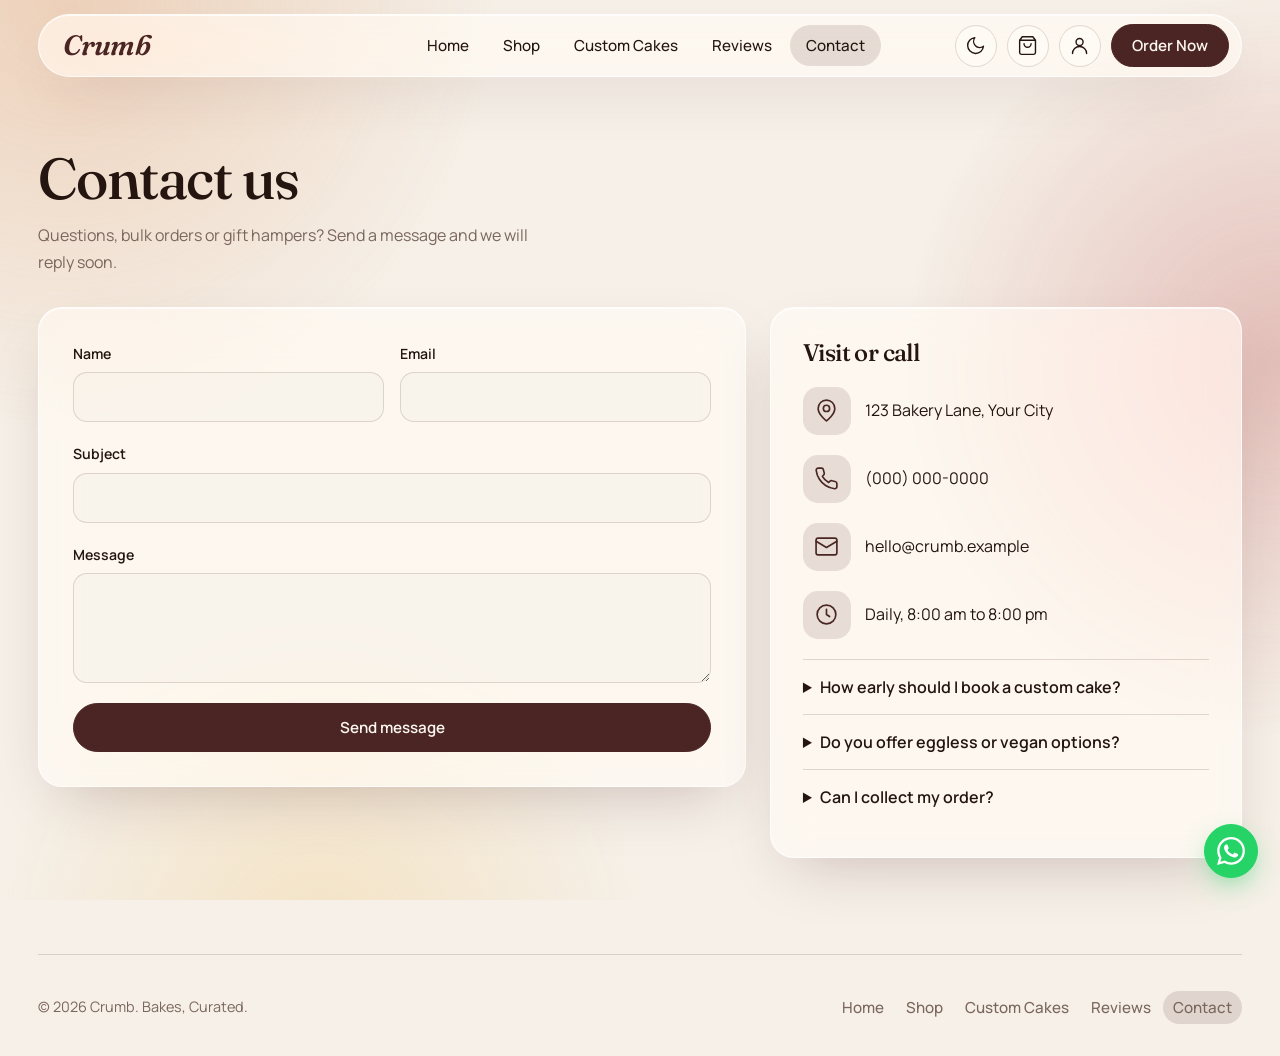
<file: src/main/resources/static/contact.html>
<!doctype html><html lang="en"><head><meta charset="utf-8"><meta name="viewport" content="width=device-width,initial-scale=1"><link rel="stylesheet" href="css/style.css"><script src="js/app.js"></script><title>Contact us · Crumb</title></head><body>
<div id="site-header"></div>
<main class="wrap"><div class="ph"><h2>Contact us</h2><p>Questions, bulk orders or gift hampers? Send a message and we will reply soon.</p></div>
<div class="split"><form class="glass form" data-api="/contact" data-ok="Message sent. We will reply soon.">
<div class="g2"><label>Name<input name="name" required></label><label>Email<input name="email" type="email" required></label></div>
<label>Subject<input name="subject" required></label>
<label>Message<textarea name="message" required></textarea></label>
<button class="btn" type="submit">Send message</button></form>
<aside class="glass info"><h3>Visit or call</h3>
<div class="ci"><span class="ic" data-i="pin"></span><span>123 Bakery Lane, Your City</span></div>
<div class="ci"><span class="ic" data-i="phone"></span><span>(000) 000-0000</span></div>
<div class="ci"><span class="ic" data-i="mail"></span><span>hello@crumb.example</span></div>
<div class="ci"><span class="ic" data-i="clock"></span><span>Daily, 8:00 am to 8:00 pm</span></div>
<div><details><summary>How early should I book a custom cake?</summary><p>As early as you can. Add your date to the booking form and we will confirm availability.</p></details>
<details><summary>Do you offer eggless or vegan options?</summary><p>Choose a dietary option in the booking form and we will confirm what we can make.</p></details>
<details><summary>Can I collect my order?</summary><p>Yes. Choose pickup or delivery in the last step of the booking form.</p></details></div></aside></div></main>
<div id="site-footer"></div>
<script>document.addEventListener('DOMContentLoaded',icons)</script></body></html>
</file>
<file: src/main/resources/static/css/style.css>
@import url('https://fonts.googleapis.com/css2?family=Fraunces:ital,opsz,wght@0,9..144,400..600;1,9..144,400..600&family=Manrope:wght@400;500;600;700&display=swap');
:root{color-scheme:light;--bg:#f6f0e8;--ink:#241510;--mute:#7a665d;--brand:#4a2523;--onb:#fbf6ef;--star:#c8924f;--glass:rgba(255,252,247,.62);--line:rgba(255,255,255,.75);--bd:rgba(74,37,35,.16);--sh:0 24px 60px -24px rgba(74,37,35,.28);--g1:#e9c3a6;--g2:#dba9a4;--g3:#f3ddb5}
[data-theme=dark]{color-scheme:dark;--bg:#110a09;--ink:#f3e8dd;--mute:#a99488;--brand:#e0b48f;--onb:#1a0f0d;--star:#e0b48f;--glass:rgba(255,248,240,.05);--line:rgba(255,255,255,.11);--bd:rgba(255,255,255,.16);--sh:0 24px 60px -24px rgba(0,0,0,.7);--g1:#5a2b22;--g2:#3a1a26;--g3:#4a3216}
*{box-sizing:border-box;margin:0}
[hidden]{display:none!important}
body{font:1rem/1.65 Manrope,system-ui,sans-serif;color:var(--ink);background:var(--bg);min-height:100vh;transition:background .3s,color .3s;-webkit-font-smoothing:antialiased}
body::before{content:"";position:fixed;inset:0;z-index:-1;opacity:.7;background:radial-gradient(48vmax 48vmax at 5% 0,var(--g1),transparent 70%),radial-gradient(42vmax 42vmax at 100% 40%,var(--g2),transparent 70%),radial-gradient(36vmax 36vmax at 25% 105%,var(--g3),transparent 70%)}
h1,h2,h3,.logo,.big{font-family:Fraunces,Georgia,serif;font-weight:500;letter-spacing:-.025em;line-height:1.1}
.wrap{width:min(1440px,94%);margin-inline:auto}
.mute{color:var(--mute)}
.glass{background:var(--glass);border:1px solid var(--line);backdrop-filter:blur(20px) saturate(160%);-webkit-backdrop-filter:blur(20px) saturate(160%);box-shadow:var(--sh),inset 0 1px 0 var(--line);border-radius:24px}
[data-i] svg{width:1.2em;height:1.2em;fill:none;stroke:currentColor;stroke-width:1.6;stroke-linecap:round;stroke-linejoin:round;display:block}
#site-header{position:sticky;top:0;z-index:20;padding:14px 0}
.bar{width:min(1440px,94%);margin:0 auto;display:flex;align-items:center;gap:14px;padding:9px 12px 9px 24px;border-radius:99px;flex-wrap:wrap}
.logo{font-size:1.75rem;font-style:italic;font-weight:600;color:var(--brand);text-decoration:none;flex:1}
nav{display:flex;gap:2px}
nav a{padding:8px 16px;border-radius:99px;color:var(--ink);text-decoration:none;font-weight:500;font-size:.95rem}
nav a:hover,nav a.on{background:color-mix(in srgb,var(--brand) 13%,transparent)}
.acts{display:flex;gap:10px;align-items:center;flex:1;justify-content:flex-end}
.btn{display:inline-flex;align-items:center;justify-content:center;gap:8px;padding:13px 26px;border-radius:99px;background:var(--brand);color:var(--onb);font:600 .95rem Manrope,sans-serif;border:1px solid var(--brand);text-decoration:none;cursor:pointer;transition:transform .2s,box-shadow .2s}
.btn:hover{transform:translateY(-2px);box-shadow:0 10px 28px -8px color-mix(in srgb,var(--brand) 55%,transparent)}
.btn.ghost{background:var(--glass);color:var(--ink);border-color:var(--bd)}
.btn.sm{padding:10px 20px}
.btn:disabled{opacity:.6;pointer-events:none}
.icon{width:42px;height:42px;border-radius:50%;border:1px solid var(--bd);background:var(--glass);color:var(--ink);cursor:pointer;display:grid;place-items:center;font-size:1.1rem}
.menu{display:none}
:focus-visible{outline:2px solid var(--brand);outline-offset:3px}
.hero{display:grid;grid-template-columns:1fr 1fr;gap:64px;align-items:center;padding:72px 0 56px}
h1{font-size:clamp(2.9rem,6.4vw,5.4rem);letter-spacing:-.04em;line-height:.98}
.lead{font-size:1.2rem;color:var(--mute);margin:22px 0 34px;max-width:30ch}
.cta{display:flex;gap:12px;flex-wrap:wrap}
.perks{display:flex;gap:26px;flex-wrap:wrap;margin-top:44px;color:var(--mute);font-size:.9rem;font-weight:500}
.perks span{display:flex;gap:9px;align-items:center}
.frame{position:relative}
.frame img{width:100%;aspect-ratio:5/4;object-fit:cover;border-radius:36px;display:block;border:1px solid var(--line);box-shadow:var(--sh)}
.tag{position:absolute;padding:11px 18px;font-weight:600;font-size:.88rem;display:flex;gap:10px;align-items:center;border-radius:99px}
.t1{left:-28px;bottom:12%}.t2{right:-14px;top:9%}
section{padding:56px 0}
h2{font-size:clamp(2rem,4vw,2.9rem)}
.sh{margin-bottom:32px}.sh p{margin-top:10px;color:var(--mute)}
.cats,.how{display:grid;grid-template-columns:repeat(auto-fit,minmax(260px,1fr));gap:20px}
.cat{padding:34px;display:grid;gap:12px;text-decoration:none;color:inherit;transition:transform .3s}
.cat:hover{transform:translateY(-4px)}
.cat h3,.how h3{font-size:1.55rem}
.cat p,.how p{color:var(--mute);font-size:.95rem}
.ic{width:48px;height:48px;border-radius:15px;display:grid;place-items:center;background:color-mix(in srgb,var(--brand) 12%,transparent);color:var(--brand);font-size:1.3rem;margin-bottom:8px}
.how>div{padding:30px}
.n{font:italic 500 2.6rem Fraunces,serif;color:var(--brand);line-height:1}
.band{padding:56px 40px;text-align:center;display:grid;gap:22px;justify-items:center}
.ph{padding:56px 0 20px}.ph h2{font-size:clamp(2.3rem,5vw,3.6rem)}.ph p{color:var(--mute);margin-top:12px;max-width:52ch}
.split{display:grid;grid-template-columns:1.5fr 1fr;gap:24px;align-items:start;padding:12px 0 72px}
.form{padding:34px;display:grid;gap:20px}
.g2{display:grid;grid-template-columns:1fr 1fr;gap:16px}
label,.fld>b{display:grid;gap:7px;font-weight:600;font-size:.88rem}
.fld{display:grid;gap:9px}
input,select,textarea{font:500 1rem Manrope,sans-serif;color:var(--ink);padding:13px 16px;border-radius:14px;border:1px solid var(--bd);background:color-mix(in srgb,var(--bg) 55%,transparent);width:100%}
input:focus,select:focus,textarea:focus{outline:0;border-color:var(--brand);box-shadow:0 0 0 3px color-mix(in srgb,var(--brand) 22%,transparent)}
textarea{min-height:110px;resize:vertical}
select option{background:var(--bg);color:var(--ink)}
fieldset{border:0;padding:0;display:grid;gap:22px;min-width:0}
.prog{display:flex;gap:6px}.prog i{flex:1;height:3px;border-radius:9px;background:var(--bd);transition:background .3s}.prog i.on{background:var(--brand)}
.row{display:flex;gap:10px;justify-content:flex-end}
.opts{display:flex;flex-wrap:wrap;gap:8px;position:relative}
.opts label,.chip{display:inline-flex;padding:9px 18px;border:1px solid var(--bd);border-radius:99px;cursor:pointer;font:500 .92rem Manrope,sans-serif;color:var(--ink);background:transparent;transition:.2s}
.opts input{position:absolute;opacity:0;width:1px;height:1px}
.opts label:has(input:checked),.chip.on{background:var(--brand);color:var(--onb);border-color:var(--brand)}
.opts label:has(input:focus-visible){outline:2px solid var(--brand);outline-offset:2px}
.info{padding:32px;display:grid;gap:20px;position:sticky;top:100px}
.info h3{font-size:1.5rem}
dl{display:grid;grid-template-columns:auto 1fr;gap:12px 18px;font-size:.95rem}
dt{color:var(--mute);text-transform:capitalize}dd{font-weight:600;text-align:right}
.ci{display:flex;gap:14px;align-items:center}.ci .ic{margin:0;flex:none}
details{border-top:1px solid var(--bd);padding:14px 0}summary{cursor:pointer;font-weight:600}details p{color:var(--mute);margin-top:8px;font-size:.95rem}
.stars{display:inline-flex;flex-direction:row-reverse;justify-content:flex-end;position:relative}
.stars input{position:absolute;opacity:0;width:1px;height:1px}
.stars label{cursor:pointer;color:var(--bd);font-size:2rem;line-height:1;display:block}
.stars input:checked~label,.stars label:hover,.stars label:hover~label{color:var(--star)}
.stars input:focus-visible+label{outline:2px solid var(--brand)}
.rvs{display:grid;grid-template-columns:repeat(auto-fill,minmax(270px,1fr));gap:18px}
.card{padding:26px;display:grid;gap:12px;align-content:start}
.card p{font-size:.98rem}
.ro{color:var(--star);letter-spacing:2px;font-size:.95rem}
.who{display:flex;gap:12px;align-items:center;font-size:.88rem;color:var(--mute)}
.av{width:36px;height:36px;border-radius:50%;display:grid;place-items:center;background:color-mix(in srgb,var(--brand) 16%,transparent);color:var(--brand);font-weight:700}
.sum{padding:28px;display:grid;grid-template-columns:auto 1fr;gap:32px;align-items:center;margin-bottom:18px}
.big{font-size:4rem;line-height:1}
#dist{display:grid;gap:7px;font-size:.82rem;color:var(--mute)}
#dist div{display:grid;grid-template-columns:12px 1fr 24px;gap:10px;align-items:center}
#dist i{height:6px;border-radius:9px;background:var(--bd);overflow:hidden}#dist b{display:block;height:100%;background:var(--star)}
#flt{margin-bottom:18px}
footer{border-top:1px solid var(--bd);margin-top:24px;padding:36px 0 32px;display:flex;justify-content:space-between;align-items:center;gap:16px;flex-wrap:wrap;color:var(--mute);font-size:.9rem}
footer nav a{color:var(--mute);padding:4px 10px}
.toast{position:fixed;left:50%;bottom:28px;transform:translate(-50%,30px);padding:14px 24px;border-radius:99px;opacity:0;pointer-events:none;transition:.3s;z-index:50;font-weight:600;font-size:.92rem}
.toast.show{opacity:1;transform:translate(-50%,0)}
@media(max-width:820px){
 .hero,.split,.g2,.sum{grid-template-columns:1fr}.hero{padding-top:36px;gap:40px}.frame{order:-1}.t1{left:12px}.t2{right:12px}
 .menu{display:grid}nav{display:none;width:100%;order:5;flex-direction:column}.bar.open nav{display:flex}.bar{border-radius:28px}.acts .btn{display:none}
 .info{position:static}.form{padding:24px}}
@media(prefers-reduced-motion:reduce){*{transition:none!important}}
.acts{position:relative}
.icon.me{background:var(--brand);color:var(--onb);border-color:var(--brand);font:700 1rem Manrope,sans-serif}
.pm{position:absolute;right:0;top:54px;min-width:230px;padding:20px;display:grid;gap:12px;z-index:30;background:color-mix(in srgb,var(--bg) 90%,transparent)}
.scrim{position:fixed;inset:0;z-index:60;display:grid;place-items:center;padding:20px;background:rgba(20,10,8,.45);backdrop-filter:blur(8px);-webkit-backdrop-filter:blur(8px);animation:fade .2s}
.modal{width:min(430px,100%);max-height:calc(100vh - 40px);overflow:auto;padding:34px;display:grid;gap:20px;position:relative;background:color-mix(in srgb,var(--bg) 82%,transparent);animation:pop .25s ease}
.modal h3{font-size:1.8rem}
.modal .x{position:absolute;top:16px;right:16px;width:36px;height:36px}
.modal form{display:grid;gap:16px}
.tabs{display:flex;gap:4px;padding:4px;border-radius:99px;background:color-mix(in srgb,var(--bd) 70%,transparent)}
.tabs .chip{flex:1;justify-content:center;border:0}
.err{color:#c0392b;font-size:.88rem;min-height:1.2em}
[data-theme=dark] .err{color:#ff8a7a}
@keyframes fade{from{opacity:0}}
@keyframes pop{from{opacity:0;transform:translateY(14px) scale(.97)}}
.icon{position:relative}
.bd{position:absolute;top:-4px;right:-4px;min-width:18px;height:18px;padding:0 5px;border-radius:9px;background:var(--brand);color:var(--onb);font:700 .7rem/18px Manrope,sans-serif;text-align:center}
.pgrid{display:grid;grid-template-columns:repeat(auto-fill,minmax(250px,1fr));gap:20px}
.pc{overflow:hidden;display:grid;grid-template-rows:auto 1fr}
.pi{aspect-ratio:4/3;display:grid;place-items:center;background:color-mix(in srgb,var(--brand) 9%,transparent);color:var(--brand);font-size:3rem}
.pi img{width:100%;height:100%;object-fit:cover;display:block}
.pb{padding:22px;display:grid;gap:16px;align-content:space-between}
.pb h3{font-size:1.3rem}.pb p{font-size:.92rem;margin-top:6px}
.pf{display:flex;justify-content:space-between;align-items:center;gap:10px;flex-wrap:wrap}
.pf b{font:500 1.25rem Fraunces,serif}
.tool{display:flex;gap:16px;justify-content:space-between;align-items:center;flex-wrap:wrap;margin:8px 0 28px}
.tool input{max-width:300px;border-radius:99px}
.scrim.side{justify-items:end;align-items:stretch;padding:0}
.drawer{width:min(440px,100%);border-radius:28px 0 0 28px;padding:28px;display:flex;flex-direction:column;gap:18px;overflow:auto;background:color-mix(in srgb,var(--bg) 84%,transparent);animation:slide .3s ease}
.dh{display:flex;justify-content:space-between;align-items:center}
#cv{display:flex;flex-direction:column;gap:18px;flex:1}
#ci{display:grid;gap:14px;align-content:start;flex:1}
#co{display:grid;gap:14px}
.cr{display:grid;grid-template-columns:56px 1fr auto;gap:14px;align-items:center}
.th{width:56px;height:56px;border-radius:14px;overflow:hidden;display:grid;place-items:center;font-size:1.4rem;background:color-mix(in srgb,var(--brand) 10%,transparent);color:var(--brand)}
.th img{width:100%;height:100%;object-fit:cover}
.qty{display:flex;align-items:center;gap:10px;border:1px solid var(--bd);border-radius:99px;padding:3px}
.qty button{width:28px;height:28px;border-radius:50%;border:0;background:transparent;color:var(--ink);cursor:pointer;font-size:1.1rem}
.qty button:hover{background:color-mix(in srgb,var(--brand) 13%,transparent)}
.foot{display:grid;gap:14px;border-top:1px solid var(--bd);padding-top:18px}
.tot{display:flex;justify-content:space-between;align-items:center;font-size:1.05rem}.tot b{font:500 1.4rem Fraunces,serif}
@keyframes slide{from{transform:translateX(30px);opacity:0}}
@media(max-width:820px){.drawer{border-radius:0}}
.dd{position:relative}.dd select.nat{display:none}
.dd-b,.dp-i{width:100%;text-align:left;font:500 1rem Manrope,sans-serif;color:var(--ink);padding:13px 46px 13px 16px;border-radius:14px;border:1px solid var(--bd);background:color-mix(in srgb,var(--bg) 55%,transparent);cursor:pointer}
.dd-b:focus{outline:0;border-color:var(--brand);box-shadow:0 0 0 3px color-mix(in srgb,var(--brand) 22%,transparent)}
.dd-b::after{content:"";position:absolute;right:18px;top:50%;width:7px;height:7px;border:solid currentColor;border-width:0 1.6px 1.6px 0;transform:translateY(-70%) rotate(45deg);opacity:.7}
.dp::after{content:"";position:absolute;right:16px;top:50%;width:18px;height:18px;transform:translateY(-50%);background:var(--ink);opacity:.6;pointer-events:none;-webkit-mask:url("data:image/svg+xml,%3Csvg xmlns='http://www.w3.org/2000/svg' viewBox='0 0 24 24' fill='none' stroke='black' stroke-width='1.8' stroke-linecap='round' stroke-linejoin='round'%3E%3Crect x='3' y='4' width='18' height='18' rx='2'/%3E%3Cpath d='M16 2v4M8 2v4M3 10h18'/%3E%3C/svg%3E") center/contain no-repeat;mask:url("data:image/svg+xml,%3Csvg xmlns='http://www.w3.org/2000/svg' viewBox='0 0 24 24' fill='none' stroke='black' stroke-width='1.8' stroke-linecap='round' stroke-linejoin='round'%3E%3Crect x='3' y='4' width='18' height='18' rx='2'/%3E%3Cpath d='M16 2v4M8 2v4M3 10h18'/%3E%3C/svg%3E") center/contain no-repeat}
.dd-l{position:absolute;left:0;right:0;top:calc(100% + 8px);z-index:40;max-height:260px;overflow:auto;padding:6px;list-style:none;background:color-mix(in srgb,var(--bg) 94%,transparent);border-radius:18px}
.dd-l li{padding:10px 14px;border-radius:12px;cursor:pointer;font-weight:500;font-size:.95rem}
.dd-l li:hover{background:color-mix(in srgb,var(--brand) 13%,transparent)}
.dd-l li[aria-selected=true]{background:var(--brand);color:var(--onb)}
.cal{left:auto;right:0;width:300px;max-width:calc(100vw - 40px);padding:16px;overflow:visible}
.ch{display:flex;justify-content:space-between;align-items:center;margin-bottom:10px}
.ch button{width:34px;height:34px;border-radius:50%;border:1px solid var(--bd);background:transparent;color:var(--ink);cursor:pointer;font-size:1.2rem;line-height:1}
.ch button:disabled,.cg button:disabled{opacity:.3;cursor:default}
.cw,.cg{display:grid;grid-template-columns:repeat(7,1fr);text-align:center;gap:2px}
.cw{font-size:.75rem;color:var(--mute);font-weight:600;margin-bottom:4px}
.cg button{aspect-ratio:1;border:0;border-radius:50%;background:transparent;color:var(--ink);font:500 .9rem Manrope,sans-serif;cursor:pointer}
.cg button:hover:not(:disabled){background:color-mix(in srgb,var(--brand) 13%,transparent)}
.cg .td{box-shadow:inset 0 0 0 1px var(--brand)}
.cg .sel{background:var(--brand)!important;color:var(--onb)}
.rail{display:flex;gap:20px;overflow-x:auto;scroll-snap-type:x mandatory;scroll-behavior:smooth;scrollbar-width:none;padding:6px 4px 40px;margin:-6px -4px -16px}
.rail::-webkit-scrollbar{display:none}
.rail .pc{flex:0 0 min(290px,78%);scroll-snap-align:start}
.row2{display:flex;justify-content:space-between;align-items:flex-end;gap:16px}
.arr{display:flex;gap:10px}
.icon:disabled{opacity:.35;cursor:default}
.opts label em{font-style:normal;opacity:.65;margin-left:8px;font-size:.8rem;font-weight:600}
.ln{display:flex;justify-content:space-between;align-items:center;gap:12px;padding:10px 0;border-bottom:1px solid var(--bd)}
.ln small{display:block;color:var(--mute);font-size:.75rem;line-height:1.3}
.ln b{font-weight:600;white-space:nowrap}
.rt{margin-right:auto;display:flex;gap:8px;align-items:baseline;font-size:.9rem}.rt b{font:500 1.4rem Fraunces,serif;color:var(--ink)}
@media(min-width:1500px){html{font-size:106%}}
/* floating actions */
.fab{position:fixed;right:22px;bottom:22px;z-index:30;display:flex;flex-direction:column;gap:12px;align-items:center}
.fb{width:54px;height:54px;padding:0;border-radius:50%;display:grid;place-items:center;border:1px solid var(--line);cursor:pointer;color:var(--ink);font-size:1.3rem;text-decoration:none;transition:transform .2s,box-shadow .2s}
.fb:hover{transform:translateY(-3px)}
.fb.wa{background:#25d366;color:#fff;border-color:#25d366;box-shadow:0 10px 28px -8px rgba(37,211,102,.7)}
.fb.wa svg{width:28px;height:28px}
@media(max-width:820px){.fab{right:14px;bottom:14px}.fb{width:48px;height:48px}}
</file>
